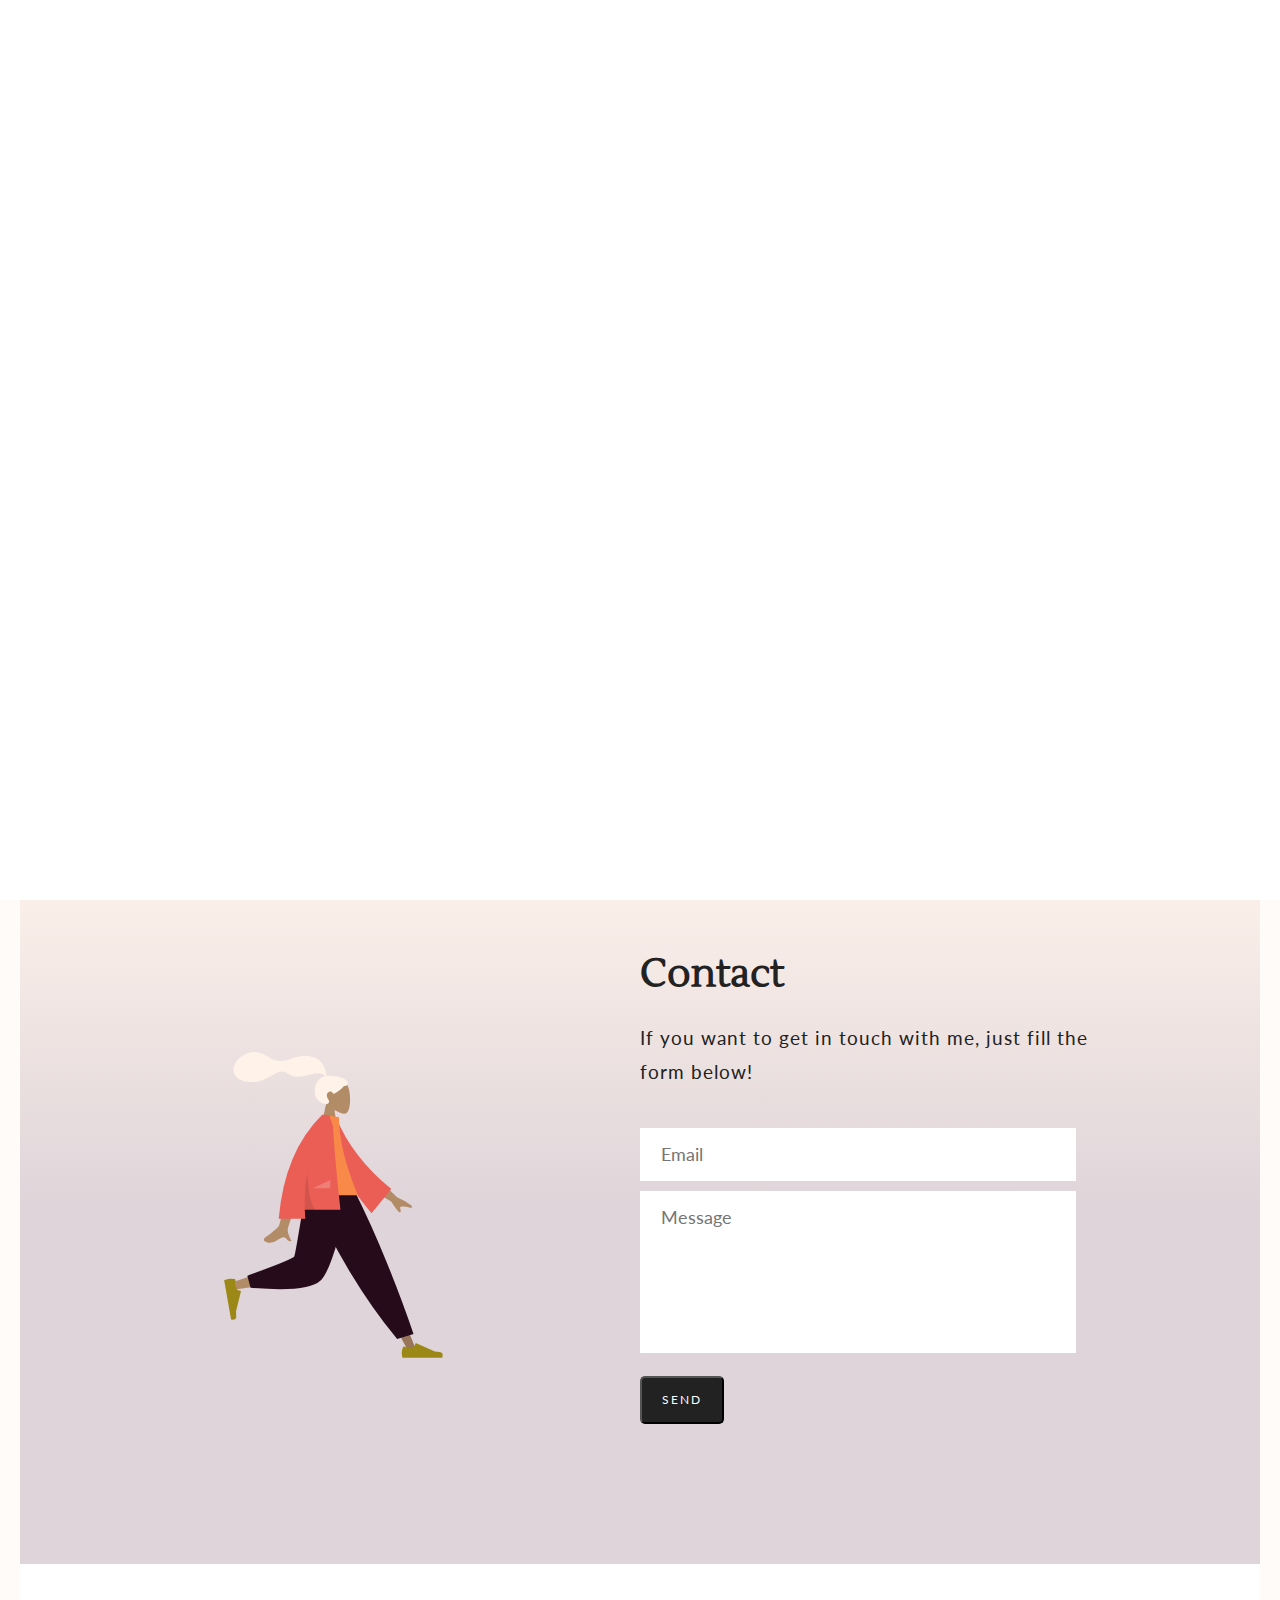
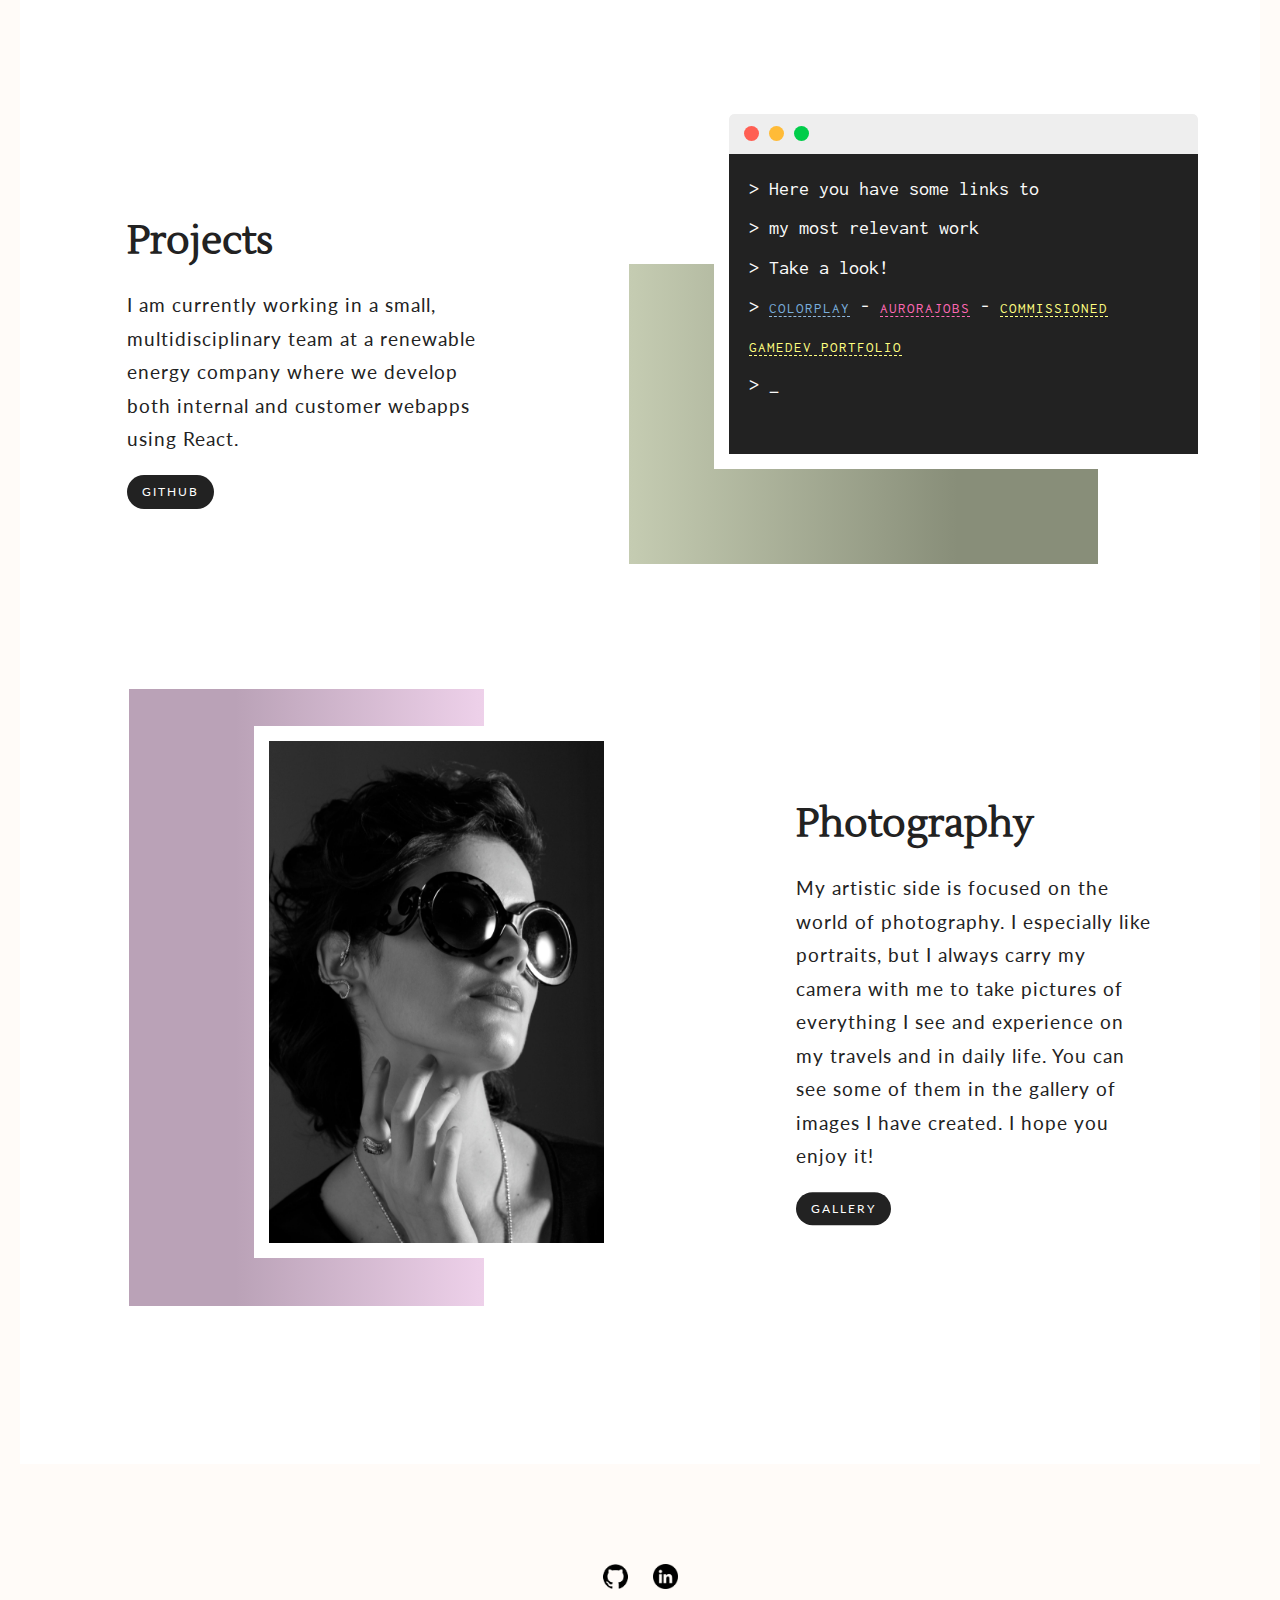
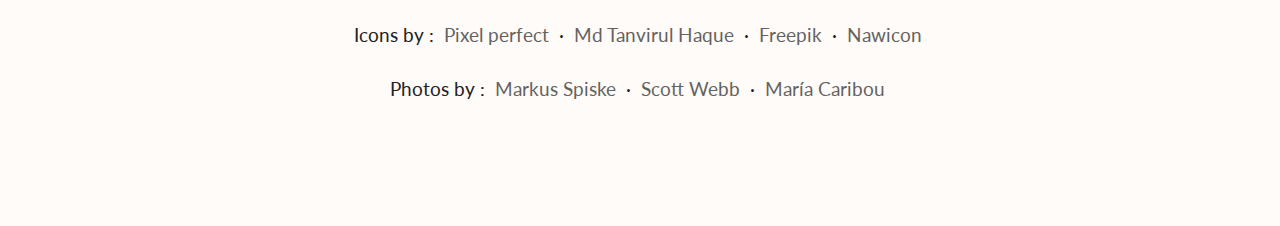
<file: index.html>
<!DOCTYPE html>
<html lang="en" class="no-scroll">
<head>
    <title>Maria Caribou</title>
    <meta name="title" content="Maria Caribou">

    <meta charset="UTF-8">
    <meta http-equiv="X-UA-Compatible" content="IE=edge">
    <meta name="viewport" content="width=device-width, initial-scale=1.0">
    <meta name=”google” content=”nositelinkssearchbox”>
    <meta name="description" content="Hi! My name is Maria, I'm a junior FullStack Developer from Madrid, Spain. Here you can take a look at my work.">
    <meta name="keywords" content="full-stack, web, developer, html, css, js">
    <meta name="theme-color" content="#222222">
    <meta name="google-site-verification" content="-miR4vhJWUdyB-l02MGevATlRbTgqHmQq9FRHxgbZ3Y" />

    <link rel="shortcut icon" type="image/x-icon" href="/favicon.ico">

    <!-- Open Graph / Facebook -->
    <meta property="og:type" content="website">
    <meta property="og:url" content="https://mariacaribou.github.io">
    <meta property="og:title" content="Maria Caribou">
    <meta property="og:description" content="Hi! My name is Maria, I'm a junior FullStack Developer from Madrid, Spain. Here you can take a look at my work.">
    <meta property="og:image" content="https://mariacaribou.github.io/img/images/portfolio-preview.png">

    <!-- Twitter -->
    <meta property="twitter:card" content="summary_large_image">
    <meta property="twitter:url" content="https://mariacaribou.github.io">
    <meta property="twitter:title" content="Maria Caribou">
    <meta property="twitter:description" content="Hi! My name is Maria, I'm a junior FullStack Developer from Madrid, Spain. Here you can take a look at my work.">
    <meta property="twitter:image" content="https://mariacaribou.github.io/img/images/portfolio-preview.png">

    <!-- FONTS -->
    <link rel="preconnect" href="https://fonts.googleapis.com">
    <link rel="preconnect" href="https://fonts.gstatic.com" crossorigin>
    <link href="https://fonts.googleapis.com/css2?family=Lato:wght@400;700;900&display=swap" rel="stylesheet">

    <link rel="preconnect" href="https://fonts.googleapis.com">
    <link rel="preconnect" href="https://fonts.gstatic.com" crossorigin>
    <link href="https://fonts.googleapis.com/css2?family=Lustria&display=swap" rel="stylesheet">
    
    <link rel="preconnect" href="https://fonts.googleapis.com">
    <link rel="preconnect" href="https://fonts.gstatic.com" crossorigin>
    <link href="https://fonts.googleapis.com/css2?family=Inconsolata&display=swap" rel="stylesheet">

    <!-- CSS -->
    <link rel="stylesheet" href="css/normalize.css">
    <link rel="stylesheet" href="css/style.min.css">

    <!-- JS -->
    <script src="js/loader.js"></script>
    <script src="js/contact-form.js"></script>
    <script src="js/menu.js"></script>
    <script>const loader = new Loader();</script>
</head>
<body class="no-scroll">
    <!-- Loader -->
    <div class="loader">
        <span class="inner-loader"></span>
    </div>

    <!-- Menu -->
    <header>
        <a href="./" id="personal-logo">maria caribou</a>

        <div id="hamburger">
            <span id="hamburger-top-bun"></span>
            <span id="hamburger-bottom-bun"></span>
        </div>

        <nav>
            <a class="nav-links" href="#welcome-section">About</a>
            <a class="nav-links" href="#contact-section">Contact</a>
            <a class="nav-links" href="#dev-projects">Projects</a> 
            <a class="nav-links" href="#photography-projects">Photography</a> 

            <div id="logo-container">
                <a class="social-links" href="https://github.com/MariaCaribou" target="_blank"><img src="img/logos/github.png" alt="github"></a>
                <a class="social-links" href="https://www.linkedin.com/in/mariagonzalezsanz/" target="_blank"><img src="img/logos/linkedin.png" alt="linkedin"></a>
            </div>
        </nav>
    </header>

    <!-- Welcome -->
    <section id="welcome-section">
        <div id="interactive-background">
            <div id="welcome-text">
                <h3>Hi, I'm María!</h3>
                <p>A Full Stack Developer in search of new challenges. Creativity, problem solving, and teamwork are three of my strengths. Check out below to see some of my projects!</p>
            </div>
            <div id="welcome-background-1"></div>
            <div id="welcome-background-2"></div>
        </div>
    </section>

    <!-- Contact -->
    <section id="contact-section">
        <div id="contact-left-side">
            <img id="contact-img" src="./img/images/contact.svg" alt="Mailbox">
        </div>
        <div id="contact-right-side">
            <div id="contact-information">
                <h1>Contact</h1>
                <p>If you want to get in touch with me, just fill the form below!</p>
            </div>
        
            <form id="contact-form" action="https://formspree.io/f/xbjweolj" method="POST">
                <input id="form-email" type="email" class="form-input" name="email" placeholder="Email" required><br>
                <textarea id="form-message" name="message" placeholder="Message" required></textarea>
                <button id="contact-button" type="submit">send</button>
                <p id="form-status"></p>
            </form>
        </div>
    </section>

    <!-- Projects -->
    <section id="projects-section">
        <div id="dev-projects">
            <div id="dev-projects-left-side">
                <div id="dev-projects-text">
                    <h1>Projects</h1>
                    <p>I am currently working in a small, multidisciplinary team at a renewable energy company where we develop both internal and customer webapps using React.</p>
                    <a class="link-button" id="dev-projects-text-button" href="https://github.com/MariaCaribou" target="_blank">Github</a>
                </div>
            </div>

            <div id="dev-projects-right-side">
                <div id="dev-projects-window">
                    <div class="window-header">
                        <div class="window-button window-button-close"></div>
                        <div class="window-button window-button-minimize"></div>
                        <div class="window-button window-button-maximize"></div>
                    </div>
    
                    <div class="window-body">
                        <span>&#62; Here you have some links to</span>
                        <span>&#62; my most relevant work</span>
                        <span>&#62; Take a look!</span>
                        <span>&#62; <a id="intro-repository3-link" href="https://mariacaribou.github.io/colorplay/" target="_blank">colorplay</a> - <a id="intro-repository1-link" href="https://app.aurorajobs.io/" target="_blank">aurorajobs</a> - <a id="intro-repository2-link" href="https://mariacaribou.github.io/bizcocho-man-portfolio/" target="_blank">Commissioned Gamedev Portfolio</a></span>
                        <span>&#62; <span id="next-command-indicator">_</span></span>
                    </div>
                </div>

                <div id="dev-projects-background"></div>
            </div>
        </div>

        <div id="photography-projects">
            <div id="photography-left-side">
                <div id="photography-background"></div>
                <img id="gallery-img" src="./img/images/audrey.jpg" alt="portrait">
            </div>

            <div id="photography-right-side">
                <div id="photography-text">
                    <h1>Photography</h1>
                    <p>My artistic side is focused on the world of photography. I especially like portraits, but I always carry my camera with me to take pictures of everything I see and experience on my travels and in daily life. You can see some of them in the gallery of images I have created. I hope you enjoy it!</p>
                    <a class="link-button" id="photography-text-button" href="./gallery.html">Gallery</a>
                </div>
            </div>
        </div>
    </section> 

    <footer>
        <a class="footer-icons" href="https://github.com/MariaCaribou" target="_blank"><img src="img/logos/github.png" alt="github"></a>
        <a class="footer-icons" href="https://www.linkedin.com/in/mariagonzalezsanz/" target="_blank"><img src="img/logos/linkedin.png" alt="linkedin"></a><br>

        <span>Icons by : <a href="https://www.flaticon.com/authors/pixel-perfect" target="_blank">Pixel perfect</a> · <a href="https://www.flaticon.com/authors/md-tanvirul-haque" target="_blank">Md Tanvirul Haque</a> · <a href="https://www.flaticon.com/authors/freepik" target="_blank">Freepik</a> · <a href="https://www.flaticon.com/authors/nawicon" target="_blank">Nawicon</a></span>
        <span>Photos by :  <a href="https://unsplash.com/@markusspiske?utm_source=unsplash&utm_medium=referral&utm_content=creditCopyText" target="_blank">Markus Spiske</a> · <a href="https://www.pexels.com/es-es/@scottwebb/" target="_blank">Scott Webb</a> · <a href="./gallery.html" target="_blank">María Caribou</a>
        </span>
    </footer>
</body>
</html>
</file>
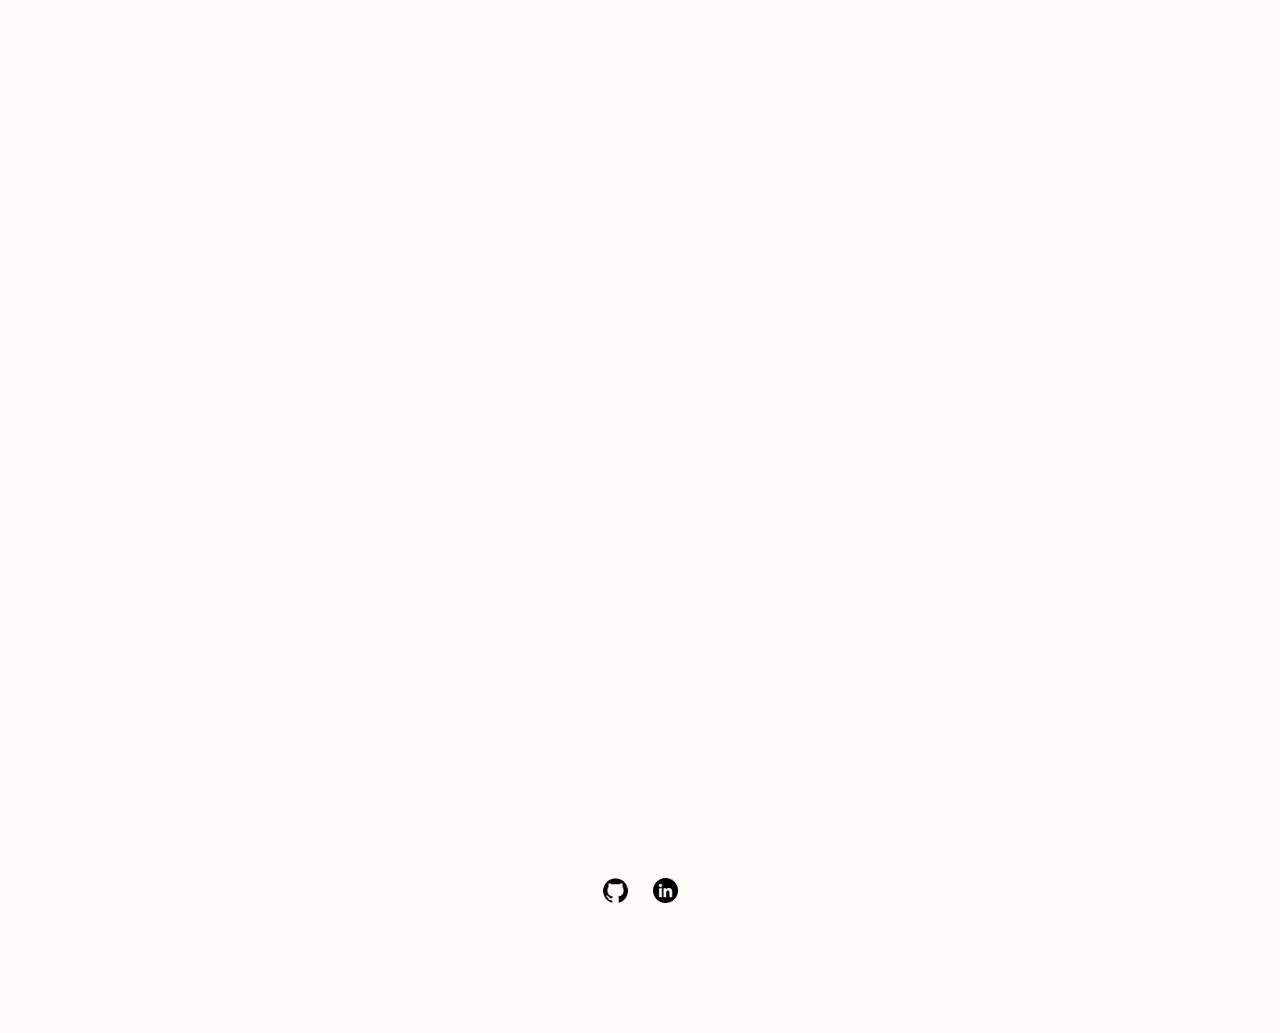
<file: composition-gallery.html>
<!DOCTYPE html>
<html lang="en" class="no-scroll">
<head>
    <title>Maria Caribou</title>
    <meta name="title" content="Maria Caribou">

    <meta charset="UTF-8">
    <meta http-equiv="X-UA-Compatible" content="IE=edge">
    <meta name="viewport" content="width=device-width, initial-scale=1.0">
    <meta name=”google” content=”nositelinkssearchbox”>
    <meta name="description" content="Composition photography gallery">
    <meta name="theme-color" content="#222222">
    <meta name="google-site-verification" content="-miR4vhJWUdyB-l02MGevATlRbTgqHmQq9FRHxgbZ3Y" />

    <link rel="shortcut icon" type="image/x-icon" href="/favicon.ico">

    <!-- Open Graph / Facebook -->
    <meta property="og:type" content="website">
    <meta property="og:url" content="https://mariacaribou.github.io">
    <meta property="og:title" content="Maria Caribou">
    <meta property="og:description" content="Composition photography gallery">
    <meta property="og:image" content="https://mariacaribou.github.io/img/images/portfolio-preview.png">

    <!-- Twitter -->
    <meta property="twitter:card" content="summary_large_image">
    <meta property="twitter:url" content="https://mariacaribou.github.io">
    <meta property="twitter:title" content="Maria Caribou">
    <meta property="twitter:description" content="Composition photography gallery">
    <meta property="twitter:image" content="https://mariacaribou.github.io/img/images/portfolio-preview.png">

    <!-- FONTS -->
    <link rel="preconnect" href="https://fonts.googleapis.com">
    <link rel="preconnect" href="https://fonts.gstatic.com" crossorigin>
    <link href="https://fonts.googleapis.com/css2?family=Lato:wght@400;700;900&display=swap" rel="stylesheet">

    <link rel="preconnect" href="https://fonts.googleapis.com">
    <link rel="preconnect" href="https://fonts.gstatic.com" crossorigin>
    <link href="https://fonts.googleapis.com/css2?family=Lustria&display=swap" rel="stylesheet">
    
    <link rel="preconnect" href="https://fonts.googleapis.com">
    <link rel="preconnect" href="https://fonts.gstatic.com" crossorigin>
    <link href="https://fonts.googleapis.com/css2?family=Inconsolata&display=swap" rel="stylesheet">

    <!-- CSS -->
    <link rel="stylesheet" href="css/normalize.css">
    <link rel="stylesheet" href="css/style.min.css">

    <!-- JS -->
    <script src="js/loader.js"></script>
    <script src="js/menu.js"></script>
    <script src="js/gallery-loader.js"></script>
    <script src="js/gallery-viewer.js"></script>
    <script src="js/gallery-scroller.js"></script>
    <script>const galleryLoader = new GalleryLoader('composition');</script>
    <script>const loader = new Loader('gallery-loaded');</script>
</head>

<body class="no-scroll">
    <!-- Loader -->
    <div class="loader">
        <span class="inner-loader"></span>
    </div>

    <!-- Menu -->
    <header>
        <a href="./" id="personal-logo">maria caribou</a>
    
        <div id="hamburger">
            <span id="hamburger-top-bun"></span>
            <span id="hamburger-bottom-bun"></span>
        </div>
    
        <nav>
            <a class="nav-links" href="./gallery.html">Gallery</a>
            <a class="nav-links" href="./index.html">Home</a> 
    
            <div id="logo-container">
                <a class="social-links" href="https://github.com/MariaCaribou" target="_blank"><img src="img/logos/github.png" alt="github"></a>
                <a class="social-links" href="https://www.linkedin.com/in/mariagonzalezsanz/" target="_blank"><img src="img/logos/linkedin.png" alt="linkedin"></a>
            </div>
        </nav>
    </header>

    <!-- Gallery viewer -->
    <div id="gallery-viewer" class="hidden negative-index">
        <div id="close-button">&times;</div>
        <div class="arrow-container left" id="left-arrow-container">
            <div id ="arrow-left" class="arrow left"></div>
        </div >
        <div id="gallery-viewer-image-container"></div>
        <div class="arrow-container right" id="right-arrow-container">
            <div id="arrow-right" class="arrow right"></div>
        </div>
    </div>

    <!-- Gallery -->
    <section id="gallery">
        <div class="column" id="column-1"></div>
        <div class="column" id="column-2"></div>
        <div class="column" id="column-3"></div>
    </section>

    <footer>
        <a class="footer-icons" href="https://github.com/MariaCaribou" target="_blank"><img src="img/logos/github.png" alt="github"></a>
        <a class="footer-icons" href="https://www.linkedin.com/in/mariagonzalezsanz/" target="_blank"><img src="img/logos/linkedin.png" alt="linkedin"></a><br>
    </footer>
</body>
</html>
</file>
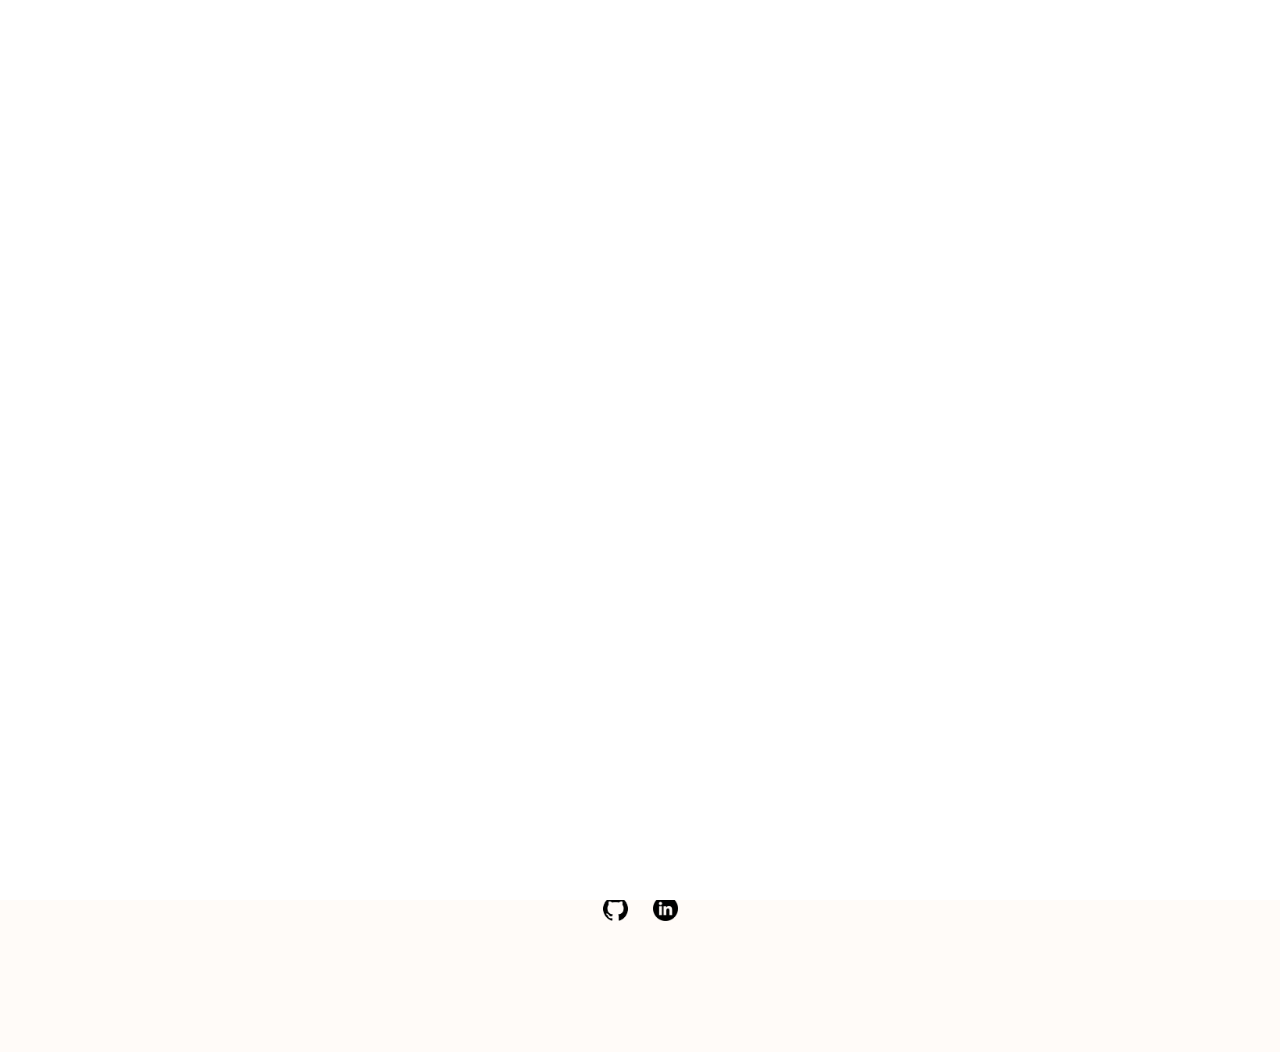
<file: gallery.html>
<!DOCTYPE html>
<html lang="en" class="no-scroll">
<head>
    <title>Maria Caribou</title>
    <meta name="title" content="Maria Caribou">

    <meta charset="UTF-8">
    <meta http-equiv="X-UA-Compatible" content="IE=edge">
    <meta name="viewport" content="width=device-width, initial-scale=1.0">
    <meta name=”google” content=”nositelinkssearchbox”>
    <meta name="description" content="Here you can access my different photography galleries">
    <meta name="theme-color" content="#222222">
    <meta name="google-site-verification" content="-miR4vhJWUdyB-l02MGevATlRbTgqHmQq9FRHxgbZ3Y" />

    <link rel="shortcut icon" type="image/x-icon" href="/favicon.ico">

    <!-- Open Graph / Facebook -->
    <meta property="og:type" content="website">
    <meta property="og:url" content="https://mariacaribou.github.io">
    <meta property="og:title" content="Maria Caribou">
    <meta property="og:description" content="Here you can access my different photography galleries">
    <meta property="og:image" content="https://mariacaribou.github.io/img/images/portfolio-preview.png">

    <!-- Twitter -->
    <meta property="twitter:card" content="summary_large_image">
    <meta property="twitter:url" content="https://mariacaribou.github.io">
    <meta property="twitter:title" content="Maria Caribou">
    <meta property="twitter:description" content="Here you can access my different photography galleries">
    <meta property="twitter:image" content="https://mariacaribou.github.io/img/images/portfolio-preview.png">

    <!-- FONTS -->
    <link rel="preconnect" href="https://fonts.googleapis.com">
    <link rel="preconnect" href="https://fonts.gstatic.com" crossorigin>
    <link href="https://fonts.googleapis.com/css2?family=Lato:wght@400;700;900&display=swap" rel="stylesheet">

    <link rel="preconnect" href="https://fonts.googleapis.com">
    <link rel="preconnect" href="https://fonts.gstatic.com" crossorigin>
    <link href="https://fonts.googleapis.com/css2?family=Lustria&display=swap" rel="stylesheet">
    
    <link rel="preconnect" href="https://fonts.googleapis.com">
    <link rel="preconnect" href="https://fonts.gstatic.com" crossorigin>
    <link href="https://fonts.googleapis.com/css2?family=Inconsolata&display=swap" rel="stylesheet">

    <!-- CSS -->
    <link rel="stylesheet" href="css/normalize.css">
    <link rel="stylesheet" href="css/style.min.css">

    <!-- JS -->
    <script src="js/loader.js"></script>
    <script src="js/menu.js"></script>
    <script>const loader = new Loader();</script>
</head>

<body class="no-scroll">
    <!-- Loader -->
        <div class="loader">
        <span class="inner-loader"></span>
    </div>

    <!-- Menu -->
    <header>
        <a href="./" id="personal-logo">maria caribou</a>

        <div id="hamburger">
            <span id="hamburger-top-bun"></span>
            <span id="hamburger-bottom-bun"></span>
        </div>

        <nav>
            <a class="nav-links" href="./index.html">Home</a> 

            <div id="logo-container">
                <a class="social-links" href="https://github.com/MariaCaribou" target="_blank"><img src="img/logos/github.png" alt="github"></a>
                <a class="social-links" href="https://www.linkedin.com/in/mariagonzalezsanz/" target="_blank"><img src="img/logos/linkedin.png" alt="linkedin"></a>
            </div>
        </nav>
    </header>

    <section id="content-menu">
        <a href="./landscape-gallery.html" class="container">
            <img src="img/gallery-landscapes/small/landscape2.jpg" alt="Landscapes">
            <span class="gallery-title">Landscapes</span>
        </a>
        <a href="./portrait-gallery.html" class="container">
            <img src="img/gallery-portraits/small/portrait11.jpg" alt="Portrait">
            <span class="gallery-title">Portraits</span>
        </a>
        <a href="./composition-gallery.html" class="container">
            <img src="img/gallery-composition/small/composition16.jpg" alt="Composition">
            <span class="gallery-title">Composition</span>
        </a>
    </section>

    <footer>
        <a class="footer-icons" href="https://github.com/MariaCaribou" target="_blank"><img src="img/logos/github.png" alt="github"></a>
        <a class="footer-icons" href="https://www.linkedin.com/in/mariagonzalezsanz/" target="_blank"><img src="img/logos/linkedin.png" alt="linkedin"></a><br>
    </footer>
</body>
</html>
</file>
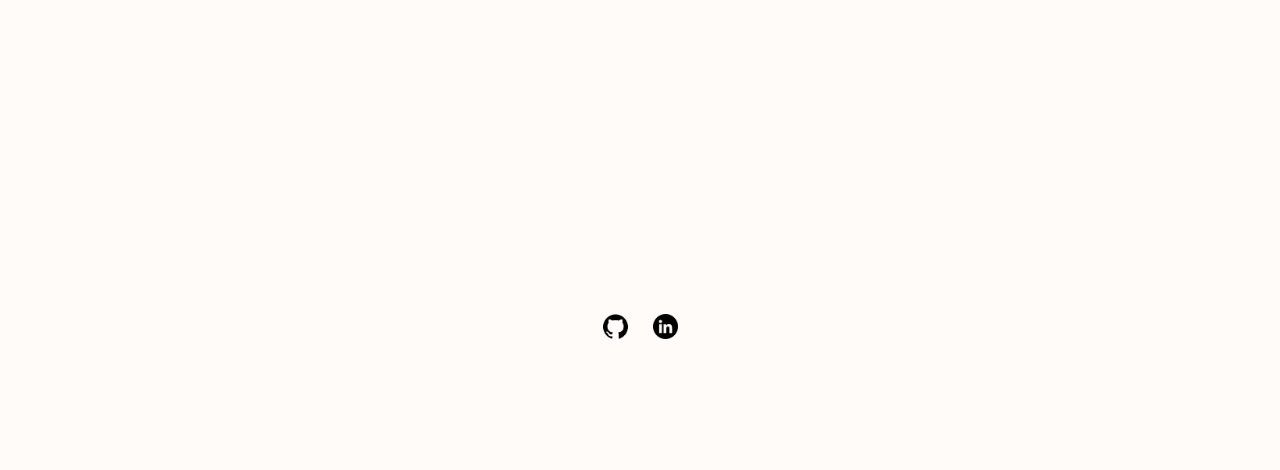
<file: landscape-gallery.html>
<!DOCTYPE html>
<html lang="en" class="no-scroll">
<head>
    <title>Maria Caribou</title>
    <meta name="title" content="Maria Caribou">

    <meta charset="UTF-8">
    <meta http-equiv="X-UA-Compatible" content="IE=edge">
    <meta name="viewport" content="width=device-width, initial-scale=1.0">
    <meta name=”google” content=”nositelinkssearchbox”>
    <meta name="description" content="Landscape photography gallery">
    <meta name="theme-color" content="#222222">
    <meta name="google-site-verification" content="-miR4vhJWUdyB-l02MGevATlRbTgqHmQq9FRHxgbZ3Y" />

    <link rel="shortcut icon" type="image/x-icon" href="/favicon.ico">

    <!-- Open Graph / Facebook -->
    <meta property="og:type" content="website">
    <meta property="og:url" content="https://mariacaribou.github.io">
    <meta property="og:title" content="Maria Caribou">
    <meta property="og:description" content="Landscape photography gallery">
    <meta property="og:image" content="https://mariacaribou.github.io/img/images/portfolio-preview.png">

    <!-- Twitter -->
    <meta property="twitter:card" content="summary_large_image">
    <meta property="twitter:url" content="https://mariacaribou.github.io">
    <meta property="twitter:title" content="Maria Caribou">
    <meta property="twitter:description" content="Landscape photography gallery">
    <meta property="twitter:image" content="https://mariacaribou.github.io/img/images/portfolio-preview.png">

    <!-- FONTS -->
    <link rel="preconnect" href="https://fonts.googleapis.com">
    <link rel="preconnect" href="https://fonts.gstatic.com" crossorigin>
    <link href="https://fonts.googleapis.com/css2?family=Lato:wght@400;700;900&display=swap" rel="stylesheet">

    <link rel="preconnect" href="https://fonts.googleapis.com">
    <link rel="preconnect" href="https://fonts.gstatic.com" crossorigin>
    <link href="https://fonts.googleapis.com/css2?family=Lustria&display=swap" rel="stylesheet">
    
    <link rel="preconnect" href="https://fonts.googleapis.com">
    <link rel="preconnect" href="https://fonts.gstatic.com" crossorigin>
    <link href="https://fonts.googleapis.com/css2?family=Inconsolata&display=swap" rel="stylesheet">

    <!-- CSS -->
    <link rel="stylesheet" href="css/normalize.css">
    <link rel="stylesheet" href="css/style.min.css">

    <!-- JS -->
    <script src="js/loader.js"></script>
    <script src="js/menu.js"></script>
    <script src="js/gallery-loader.js"></script>
    <script src="js/gallery-viewer.js"></script>
    <script src="js/gallery-scroller.js"></script>
    <script>const galleryLoader = new GalleryLoader('landscapes');</script>
    <script>const loader = new Loader('gallery-loaded');</script>
</head>

<body class="no-scroll">
    <!-- Loader -->
    <div class="loader">
        <span class="inner-loader"></span>
    </div>

    <!-- Menu -->
    <header>
        <a href="./" id="personal-logo">maria caribou</a>
    
        <div id="hamburger">
            <span id="hamburger-top-bun"></span>
            <span id="hamburger-bottom-bun"></span>
        </div>
    
        <nav>
            <a class="nav-links" href="./gallery.html">Gallery</a>
            <a class="nav-links" href="./index.html">Home</a> 
    
            <div id="logo-container">
                <a class="social-links" href="https://github.com/MariaCaribou" target="_blank"><img src="img/logos/github.png" alt="github"></a>
                <a class="social-links" href="https://www.linkedin.com/in/mariagonzalezsanz/" target="_blank"><img src="img/logos/linkedin.png" alt="linkedin"></a>
            </div>
        </nav>
    </header>

    <!-- Gallery viewer -->
    <div id="gallery-viewer" class="hidden negative-index">
        <div id="close-button">&times;</div>
        <div class="arrow-container left" id="left-arrow-container">
            <div id ="arrow-left" class="arrow left"></div>
        </div >
        <div id="gallery-viewer-image-container"></div>
        <div class="arrow-container right" id="right-arrow-container">
            <div id="arrow-right" class="arrow right"></div>
        </div>
    </div>

    <!-- Gallery -->
    <section id="gallery">
        <div class="column" id="column-1"></div>
        <div class="column" id="column-2"></div>
        <div class="column" id="column-3"></div>
    </section>

    <footer>
        <a class="footer-icons" href="https://github.com/MariaCaribou" target="_blank"><img src="img/logos/github.png" alt="github"></a>
        <a class="footer-icons" href="https://www.linkedin.com/in/mariagonzalezsanz/" target="_blank"><img src="img/logos/linkedin.png" alt="linkedin"></a><br>
    </footer>
</body>
</html>
</file>
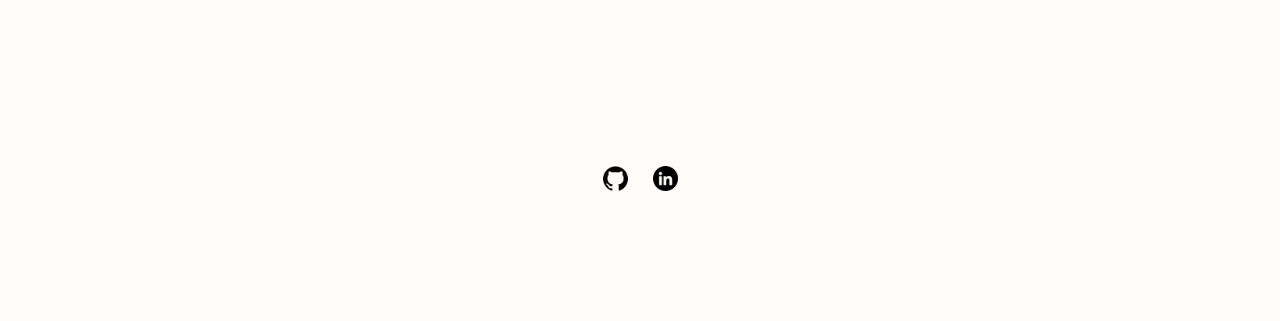
<file: portrait-gallery.html>
<!DOCTYPE html>
<html lang="en" class="no-scroll">
<head>
    <title>Maria Caribou</title>
    <meta name="title" content="Maria Caribou">

    <meta charset="UTF-8">
    <meta http-equiv="X-UA-Compatible" content="IE=edge">
    <meta name="viewport" content="width=device-width, initial-scale=1.0">
    <meta name=”google” content=”nositelinkssearchbox”>
    <meta name="description" content="Portrait photography gallery">
    <meta name="theme-color" content="#222222">
    <meta name="google-site-verification" content="-miR4vhJWUdyB-l02MGevATlRbTgqHmQq9FRHxgbZ3Y" />

    <link rel="shortcut icon" type="image/x-icon" href="/favicon.ico">

    <!-- Open Graph / Facebook -->
    <meta property="og:type" content="website">
    <meta property="og:url" content="https://mariacaribou.github.io">
    <meta property="og:title" content="Maria Caribou">
    <meta property="og:description" content="Portrait photography gallery">
    <meta property="og:image" content="https://mariacaribou.github.io/img/images/portfolio-preview.png">

    <!-- Twitter -->
    <meta property="twitter:card" content="summary_large_image">
    <meta property="twitter:url" content="https://mariacaribou.github.io">
    <meta property="twitter:title" content="Maria Caribou">
    <meta property="twitter:description" content="Portrait photography gallery">
    <meta property="twitter:image" content="https://mariacaribou.github.io/img/images/portfolio-preview.png">

    <!-- FONTS -->
    <link rel="preconnect" href="https://fonts.googleapis.com">
    <link rel="preconnect" href="https://fonts.gstatic.com" crossorigin>
    <link href="https://fonts.googleapis.com/css2?family=Lato:wght@400;700;900&display=swap" rel="stylesheet">

    <link rel="preconnect" href="https://fonts.googleapis.com">
    <link rel="preconnect" href="https://fonts.gstatic.com" crossorigin>
    <link href="https://fonts.googleapis.com/css2?family=Lustria&display=swap" rel="stylesheet">
    
    <link rel="preconnect" href="https://fonts.googleapis.com">
    <link rel="preconnect" href="https://fonts.gstatic.com" crossorigin>
    <link href="https://fonts.googleapis.com/css2?family=Inconsolata&display=swap" rel="stylesheet">

    <!-- CSS -->
    <link rel="stylesheet" href="css/normalize.css">
    <link rel="stylesheet" href="css/style.min.css">

    <!-- JS -->
    <script src="js/loader.js"></script>
    <script src="js/menu.js"></script>
    <script src="js/gallery-loader.js"></script>
    <script src="js/gallery-viewer.js"></script>
    <script src="js/gallery-scroller.js"></script>
    <script>const galleryLoader = new GalleryLoader('portraits');</script>
    <script>const loader = new Loader('gallery-loaded');</script>
</head>

<body class="no-scroll">
    <!-- Loader -->
    <div class="loader">
        <span class="inner-loader"></span>
    </div>

    <!-- Menu -->
    <header>
        <a href="./" id="personal-logo">maria caribou</a>
    
        <div id="hamburger">
            <span id="hamburger-top-bun"></span>
            <span id="hamburger-bottom-bun"></span>
        </div>
    
        <nav>
            <a class="nav-links" href="./gallery.html">Gallery</a>
            <a class="nav-links" href="./index.html">Home</a>  
    
            <div id="logo-container">
                <a class="social-links" href="https://github.com/MariaCaribou" target="_blank"><img src="img/logos/github.png" alt="github"></a>
                <a class="social-links" href="https://www.linkedin.com/in/mariagonzalezsanz/" target="_blank"><img src="img/logos/linkedin.png" alt="linkedin"></a>
            </div>
        </nav>
    </header>

    <!-- Gallery viewer -->
    <div id="gallery-viewer" class="hidden negative-index">
        <div id="close-button">&times;</div>
        <div class="arrow-container left" id="left-arrow-container">
            <div id ="arrow-left" class="arrow left"></div>
        </div >
        <div id="gallery-viewer-image-container"></div>
        <div class="arrow-container right" id="right-arrow-container">
            <div id="arrow-right" class="arrow right"></div>
        </div>
    </div>

    <!-- Gallery -->
    <section id="gallery">
        <div class="column" id="column-1"></div>
        <div class="column" id="column-2"></div>
        <div class="column" id="column-3"></div>
    </section>

    <footer>
        <a class="footer-icons" href="https://github.com/MariaCaribou" target="_blank"><img src="img/logos/github.png" alt="github"></a>
        <a class="footer-icons" href="https://www.linkedin.com/in/mariagonzalezsanz/" target="_blank"><img src="img/logos/linkedin.png" alt="linkedin"></a><br>
    </footer>
</body>
</html>
</file>
<file: css/style.min.css>
html{scroll-behavior:smooth;overflow-x:hidden !important}html{font-size:16px}@media screen and (min-width: 320px){html{font-size:calc(16px + 6 * (100vw - 320px) / 1600)}}@media screen and (min-width: 1920px){html{font-size:22px}}body{background-color:#fff;padding:20px;box-sizing:border-box}section{display:block;width:100%}h1,h2,h3,p,span,a,form{color:#222}h1,h2,h3,a,button{font-family:"Lato",sans-serif}p,span,form{font-family:"Lustria",serif}.link-button{background-color:#222;color:#fff;text-transform:uppercase;letter-spacing:2px;text-decoration:none;padding:10px 15px;font-size:small;box-sizing:border-box;display:inline-block;border-radius:25px}.hidden{opacity:0 !important;-webkit-user-select:none !important;-moz-user-select:none !important;-ms-user-select:none !important;user-select:none !important}.negative-index{z-index:-1;visibility:hidden}.no-scroll{overflow:hidden !important}.no-transition{transition:none !important}@keyframes rotation{0%{transform:rotate(0deg)}100%{transform:rotate(360deg)}}.loader{display:flex;position:fixed;width:100%;height:100%;background-color:#fff;z-index:99;box-sizing:border-box;top:0;left:0;transition:.5s all ease-in-out}.loader .inner-loader{width:48px;height:48px;display:block;z-index:99;margin:0 auto;transition:.5s all ease-in-out;position:relative;top:50%;-webkit-transform:translateY(-50%);transform:translateY(-50%)}.loader .inner-loader::after,.loader .inner-loader::before{content:"";box-sizing:border-box;width:48px;height:48px;border:2px solid #222;position:absolute;left:0;top:0;animation:rotation 2s ease-in-out infinite alternate}.loader .inner-loader::after{border-color:#222;animation-direction:alternate-reverse}header{display:flex;background-color:#fffbf8;box-sizing:border-box;width:100%;padding:50px 60px;justify-content:space-between;align-items:center;z-index:99}header #personal-logo{text-decoration:none;font-weight:bolder;vertical-align:middle}header #personal-logo{font-size:25px}@media screen and (min-width: 320px){header #personal-logo{font-size:calc(25px + 25 * (100vw - 320px) / 2240)}}@media screen and (min-width: 2560px){header #personal-logo{font-size:50px}}header nav .nav-links{margin:0 10px;text-decoration:none;text-transform:uppercase;font-weight:bolder;letter-spacing:2px}header nav .nav-links{font-size:14px}@media screen and (min-width: 320px){header nav .nav-links{font-size:calc(14px + 2 * (100vw - 320px) / 1600)}}@media screen and (min-width: 1920px){header nav .nav-links{font-size:16px}}header nav #logo-container{display:inline-block;width:auto;vertical-align:middle}header nav #logo-container a{vertical-align:middle;margin:0 3px}header nav #logo-container a img{width:18px}@media(max-width: 1023px){body{padding:0 !important}.loader{z-index:100}header{padding:20px;background-color:#222;position:fixed !important;top:0 !important;z-index:95 !important}header::after{content:"";position:absolute;top:0;right:0;left:0;bottom:0;background-color:#222;z-index:94 !important}header #personal-logo{color:#fff;max-width:60%;z-index:95 !important}header nav{z-index:93 !important;position:absolute;background-color:#222;top:0;left:0;right:0;box-sizing:border-box;padding:20px;text-align:right;transform:translateY(-100%);transition:all .33s ease-in-out}header nav.open{transform:translateY(0%) !important;top:70px !important}header nav .nav-links{letter-spacing:1px;color:#fff;margin:0;padding:14px 16px;text-decoration:none;display:block}header nav #logo-container{display:block;margin:8px 5px}header nav #logo-container a{display:inline-block;vertical-align:middle;align-self:center;text-align:center}header nav #logo-container a img{width:14px;-webkit-filter:invert(100%);filter:invert(100%);margin:0 10px}header #hamburger{cursor:pointer;position:relative;display:inline-block;vertical-align:middle;width:48px;height:48px;transition:all .25s;z-index:95 !important}header #hamburger #hamburger-top-bun,header #hamburger #hamburger-bottom-bun{content:"";display:block;position:absolute;left:15px;width:18px;height:1px;background:#fff;transform:rotate(0);transition:all .25s}header #hamburger #hamburger-top-bun{top:23px;transform:translateY(-3px)}header #hamburger #hamburger-bottom-bun{bottom:23px;transform:translateY(3px)}header #hamburger.open{transform:rotate(90deg)}header #hamburger.open #hamburger-top-bun{transform:rotate(45deg) translateY(0px)}header #hamburger.open #hamburger-bottom-bun{transform:rotate(-45deg) translateY(0px)}}#welcome-section{background:#fffbf8;background:linear-gradient(180deg, rgb(255, 251, 248) 0%, rgb(255, 243, 235) 100%);box-sizing:border-box}#welcome-section #interactive-background{display:block;position:relative;width:100%;box-sizing:border-box;overflow:hidden}#welcome-section #interactive-background #welcome-text{display:inline-block;position:relative;margin:140px 0 300px 0;width:60%;max-width:500px;left:15%;top:15%;background-color:#fff;padding:40px;border-radius:2px;z-index:1;box-sizing:border-box}#welcome-section #interactive-background #welcome-text h3{font-family:"Lustria",serif;margin-top:0;margin-bottom:10px;font-weight:900;letter-spacing:1px}#welcome-section #interactive-background #welcome-text h3{font-size:20px}@media screen and (min-width: 320px){#welcome-section #interactive-background #welcome-text h3{font-size:calc(20px + 8 * (100vw - 320px) / 2240)}}@media screen and (min-width: 2560px){#welcome-section #interactive-background #welcome-text h3{font-size:28px}}#welcome-section #interactive-background #welcome-text p{line-height:1.8;text-align:left;font-family:"Lato",sans-serif;font-weight:400;margin:0;letter-spacing:1px}#welcome-section #interactive-background #welcome-text p{font-size:16px}@media screen and (min-width: 320px){#welcome-section #interactive-background #welcome-text p{font-size:calc(16px + 6 * (100vw - 320px) / 2240)}}@media screen and (min-width: 2560px){#welcome-section #interactive-background #welcome-text p{font-size:22px}}#welcome-section #interactive-background #welcome-background-1{display:inline-block;position:absolute;width:60%;max-width:950px;top:30px;right:60px;bottom:150px;background-color:#fff;background-image:url("../img/images/laptop-aesthetic.jpg");background-size:cover}#welcome-section #interactive-background #welcome-background-2{display:inline-block;position:absolute;top:200px;left:0;width:25%;max-width:400px;bottom:60px;background-color:#fff;background-image:url("../img/images/plant.jpg");background-size:cover}@media(max-width: 1023px){#interactive-background{min-height:650px}#interactive-background #welcome-text{display:block !important;position:relative !important;margin:190px auto 150px auto !important;width:80% !important;top:0 !important;left:0 !important}#interactive-background #welcome-background-1{display:none !important}#interactive-background #welcome-background-2{display:block !important;position:absolute !important;margin:0 auto !important;top:0 !important;left:0 !important;width:100% !important;max-width:none !important;background-position:50% 20%}}#contact-section{display:flex;position:relative;width:100%;background:#fff3eb;background:linear-gradient(180deg, rgb(255, 243, 235) 0%, rgb(223, 212, 217) 50%);padding:100px 0}#contact-section #contact-left-side{width:50%;height:100%;box-sizing:border-box;display:flex;align-self:center}#contact-section #contact-left-side #contact-img{width:40%;margin:0 auto}#contact-section #contact-right-side{width:50%;height:100%;display:block;position:relative}#contact-section #contact-right-side #contact-information{width:80%;height:50%}#contact-section #contact-right-side #contact-information h1{margin-top:0;font-family:"Lustria",serif}#contact-section #contact-right-side #contact-information h1{font-size:32px}@media screen and (min-width: 320px){#contact-section #contact-right-side #contact-information h1{font-size:calc(32px + 16 * (100vw - 320px) / 2240)}}@media screen and (min-width: 2560px){#contact-section #contact-right-side #contact-information h1{font-size:48px}}#contact-section #contact-right-side #contact-information p{font-family:"Lato",sans-serif;letter-spacing:1px;line-height:1.8}#contact-section #contact-right-side #contact-information p{font-size:16px}@media screen and (min-width: 320px){#contact-section #contact-right-side #contact-information p{font-size:calc(16px + 6 * (100vw - 320px) / 2240)}}@media screen and (min-width: 2560px){#contact-section #contact-right-side #contact-information p{font-size:22px}}#contact-section #contact-right-side form{display:inline-block;box-sizing:border-box;width:80%;height:50%;text-align:left;vertical-align:middle;z-index:1;font-family:"Lato",sans-serif;font-size:18px;margin-top:20px}#contact-section #contact-right-side form .form-input{margin-bottom:10px;width:88%;padding:15px 20px;box-sizing:border-box;border:none;text-align:left;font-size:18px;border:1px solid rgba(0,0,0,0);transition:border-color .15s ease-in-out}#contact-section #contact-right-side form .form-input:hover{border-color:#222}#contact-section #contact-right-side form textarea{resize:none;width:88%;height:18vh;padding:15px 20px;box-sizing:border-box;text-align:left;font-size:18px;border:1px solid rgba(0,0,0,0);transition:border-color .15s ease-in-out}#contact-section #contact-right-side form textarea:hover{border-color:#222}#contact-section #contact-right-side form #contact-button{display:block;margin-top:20px;background-color:#222;box-sizing:border-box;color:#fff;text-transform:uppercase;letter-spacing:2px;text-decoration:none;padding:15px 20px;font-size:12px;cursor:pointer;border-radius:5px}#contact-section #contact-right-side form #contact-button{font-size:10px}@media screen and (min-width: 320px){#contact-section #contact-right-side form #contact-button{font-size:calc(10px + 4 * (100vw - 320px) / 2240)}}@media screen and (min-width: 2560px){#contact-section #contact-right-side form #contact-button{font-size:14px}}#contact-section #contact-right-side form #form-status{display:block;margin-top:40px;font-family:"Lustria",serif;font-size:18px;font-weight:bold}#contact-section #contact-right-side form .success-status{color:#159642}#contact-section #contact-right-side form .error-status{color:#e22b2b}@media(max-width: 1023px){#contact-section{display:block !important;padding:80px 0 40px 0 !important}#contact-section #contact-left-side{width:100% !important;height:20% !important;display:block !important;margin:0 auto 20px auto !important;text-align:center !important}#contact-section #contact-left-side #contact-img{width:50% !important}#contact-section #contact-right-side{width:100% !important;height:80% !important;display:block !important;text-align:center !important}#contact-section #contact-right-side #contact-information{display:block !important;position:relative !important;margin:10px auto 10px auto !important;width:90% !important;top:0 !important;left:0 !important}#contact-section #contact-right-side form{width:100% !important;text-align:center !important}#contact-section #contact-right-side form #contact-button{display:block !important;position:relative !important;margin:20px auto 0 auto !important;width:25% !important;top:0 !important;left:0 !important;border:none !important}#contact-section #contact-right-side form #form-status{text-align:center !important}}@-webkit-keyframes invisible-to-visible{0%{opacity:0}100%{opacity:1}}@keyframes invisible-to-visible{0%{opacity:0}100%{opacity:1}}#projects-section{display:block;position:relative;padding:150px 0 75px 0;background-color:#fff;width:100%}#projects-section #dev-projects{display:flex;width:90%;height:70vh;max-height:500px;justify-content:space-between;align-items:center;margin:0 auto}#projects-section #dev-projects #dev-projects-left-side{width:40%;height:100%}#projects-section #dev-projects #dev-projects-left-side #dev-projects-text{display:block;width:80%;z-index:2;box-sizing:border-box;margin:0 auto;position:relative;top:50%;-webkit-transform:translateY(-50%);transform:translateY(-50%)}#projects-section #dev-projects #dev-projects-left-side #dev-projects-text h1{margin-top:0;font-family:"Lustria",serif}#projects-section #dev-projects #dev-projects-left-side #dev-projects-text h1{font-size:32px}@media screen and (min-width: 320px){#projects-section #dev-projects #dev-projects-left-side #dev-projects-text h1{font-size:calc(32px + 16 * (100vw - 320px) / 2240)}}@media screen and (min-width: 2560px){#projects-section #dev-projects #dev-projects-left-side #dev-projects-text h1{font-size:48px}}#projects-section #dev-projects #dev-projects-left-side #dev-projects-text p{font-family:"Lato",sans-serif;letter-spacing:1px;line-height:1.8}#projects-section #dev-projects #dev-projects-left-side #dev-projects-text p{font-size:16px}@media screen and (min-width: 320px){#projects-section #dev-projects #dev-projects-left-side #dev-projects-text p{font-size:calc(16px + 6 * (100vw - 320px) / 2240)}}@media screen and (min-width: 2560px){#projects-section #dev-projects #dev-projects-left-side #dev-projects-text p{font-size:22px}}#projects-section #dev-projects #dev-projects-left-side #dev-projects-text a{font-size:10px}@media screen and (min-width: 320px){#projects-section #dev-projects #dev-projects-left-side #dev-projects-text a{font-size:calc(10px + 4 * (100vw - 320px) / 2240)}}@media screen and (min-width: 2560px){#projects-section #dev-projects #dev-projects-left-side #dev-projects-text a{font-size:14px}}#projects-section #dev-projects #dev-projects-right-side{width:60%;position:relative;height:100%}#projects-section #dev-projects #dev-projects-right-side #dev-projects-window{display:block;position:relative;z-index:2;width:70%;max-width:500px;border-top-left-radius:5px;border-top-right-radius:5px;left:30%;outline:15px solid #fff;-ms-flex-item-align:center;align-self:center}#projects-section #dev-projects #dev-projects-right-side #dev-projects-window .window-header{display:block;width:100%;padding:10px 15px 8px 15px;-webkit-box-sizing:border-box;box-sizing:border-box;border-top-left-radius:5px;border-top-right-radius:5px;background-color:#eee}#projects-section #dev-projects #dev-projects-right-side #dev-projects-window .window-header .window-button{display:inline-block;height:15px;width:15px;margin-right:5px;border-radius:50%}#projects-section #dev-projects #dev-projects-right-side #dev-projects-window .window-header .window-button-close{background-color:#ff5f53}#projects-section #dev-projects #dev-projects-right-side #dev-projects-window .window-header .window-button-minimize{background-color:#ffbb37}#projects-section #dev-projects #dev-projects-right-side #dev-projects-window .window-header .window-button-maximize{background-color:#01cd4a}#projects-section #dev-projects #dev-projects-right-side #dev-projects-window .window-body{display:block;height:300px;width:100%;-webkit-box-sizing:border-box;box-sizing:border-box;padding:15px 20px;background-color:#222}#projects-section #dev-projects #dev-projects-right-side #dev-projects-window .window-body span{display:block;color:#fafafa;font-family:"Inconsolata",monospace;line-height:2}#projects-section #dev-projects #dev-projects-right-side #dev-projects-window .window-body span{font-size:16px}@media screen and (min-width: 320px){#projects-section #dev-projects #dev-projects-right-side #dev-projects-window .window-body span{font-size:calc(16px + 6 * (100vw - 320px) / 1600)}}@media screen and (min-width: 1920px){#projects-section #dev-projects #dev-projects-right-side #dev-projects-window .window-body span{font-size:22px}}#projects-section #dev-projects #dev-projects-right-side #dev-projects-window .window-body span a{text-decoration:none;transition:.15s opacity ease-in-out;font-family:"Inconsolata",monospace;text-transform:uppercase;letter-spacing:1px}#projects-section #dev-projects #dev-projects-right-side #dev-projects-window .window-body span a:hover{opacity:.5}#projects-section #dev-projects #dev-projects-right-side #dev-projects-window .window-body span a{font-size:14px}@media screen and (min-width: 320px){#projects-section #dev-projects #dev-projects-right-side #dev-projects-window .window-body span a{font-size:calc(14px + 2 * (100vw - 320px) / 1600)}}@media screen and (min-width: 1920px){#projects-section #dev-projects #dev-projects-right-side #dev-projects-window .window-body span a{font-size:16px}}#projects-section #dev-projects #dev-projects-right-side #dev-projects-window .window-body span #intro-repository1-link{color:hotpink;border-bottom:1px dashed hotpink}#projects-section #dev-projects #dev-projects-right-side #dev-projects-window .window-body span #intro-repository2-link{color:#ffff80;border-bottom:1px dashed #ffff80}#projects-section #dev-projects #dev-projects-right-side #dev-projects-window .window-body span #intro-repository3-link{color:#79addc;border-bottom:1px dashed #8fb8de}#projects-section #dev-projects #dev-projects-right-side #dev-projects-window .window-body #next-command-indicator{display:inline;-webkit-animation-name:invisible-to-visible;animation-name:invisible-to-visible;-webkit-animation-duration:.3s;animation-duration:.75s;-webkit-animation-iteration-count:infinite;animation-iteration-count:infinite}#projects-section #dev-projects #dev-projects-background{display:block;position:absolute;bottom:10%;top:30%;right:15%;left:15%;background:#c5ccb2;background:linear-gradient(90deg, rgb(197, 204, 178) 0%, rgb(136, 142, 121) 70%);z-index:1}#projects-section #photography-projects{display:flex;width:90%;height:85vh;max-height:650px;padding:75px 0 50px 0;justify-content:space-between;align-items:center;margin:0 auto}#projects-section #photography-projects #photography-left-side{width:60%;height:100%;position:relative}#projects-section #photography-projects #photography-left-side #photography-background{display:block;position:absolute;top:0;left:7%;bottom:5%;right:40%;background:#eed1ea;background:linear-gradient(270deg, rgb(238, 209, 234) 0%, rgb(186, 162, 183) 70%)}#projects-section #photography-projects #photography-left-side #gallery-img{display:block;position:absolute;width:50%;max-width:450px;top:8%;left:28%;z-index:3;outline:15px solid #fff}#projects-section #photography-projects #photography-right-side{width:40%;height:100%}#projects-section #photography-projects #photography-right-side #photography-text{display:block;width:80%;z-index:2;box-sizing:border-box;margin:0 auto;position:relative;top:50%;-webkit-transform:translateY(-50%);transform:translateY(-50%)}#projects-section #photography-projects #photography-right-side #photography-text h1{margin-top:0;font-family:"Lustria",serif;font-size:40px}#projects-section #photography-projects #photography-right-side #photography-text h1{font-size:32px}@media screen and (min-width: 320px){#projects-section #photography-projects #photography-right-side #photography-text h1{font-size:calc(32px + 16 * (100vw - 320px) / 2240)}}@media screen and (min-width: 2560px){#projects-section #photography-projects #photography-right-side #photography-text h1{font-size:48px}}#projects-section #photography-projects #photography-right-side #photography-text p{font-family:"Lato",sans-serif;letter-spacing:1px;font-size:18px;line-height:1.8}#projects-section #photography-projects #photography-right-side #photography-text p{font-size:16px}@media screen and (min-width: 320px){#projects-section #photography-projects #photography-right-side #photography-text p{font-size:calc(16px + 6 * (100vw - 320px) / 2240)}}@media screen and (min-width: 2560px){#projects-section #photography-projects #photography-right-side #photography-text p{font-size:22px}}#projects-section #photography-projects #photography-right-side #photography-text a{font-size:10px}@media screen and (min-width: 320px){#projects-section #photography-projects #photography-right-side #photography-text a{font-size:calc(10px + 4 * (100vw - 320px) / 2240)}}@media screen and (min-width: 2560px){#projects-section #photography-projects #photography-right-side #photography-text a{font-size:14px}}@media(max-width: 1023px){#projects-section{box-sizing:border-box !important;padding:80px 0 40px 0 !important}#projects-section #dev-projects{height:auto !important;max-height:none !important;flex-direction:column !important}#projects-section #dev-projects #dev-projects-left-side{width:100% !important;height:auto !important}#projects-section #dev-projects #dev-projects-left-side #dev-projects-text{top:0 !important;transform:translateY(0) !important;width:90% !important;height:auto !important}#projects-section #dev-projects #dev-projects-right-side{width:100% !important;height:auto !important;margin:50px auto 0 auto !important;padding-bottom:30px !important}#projects-section #dev-projects #dev-projects-right-side #dev-projects-window{left:0 !important;width:90% !important;max-width:350px;margin:0 auto !important;outline:5px solid #fff !important}#projects-section #dev-projects #dev-projects-right-side #dev-projects-window .window-body{height:auto !important}#projects-section #dev-projects #dev-projects-background{display:block !important;max-width:500px;top:50px !important;left:0 !important;right:0 !important;bottom:0 !important;margin:0 auto !important}#projects-section #photography-projects{height:auto !important;max-height:none !important;flex-direction:column-reverse !important;padding:0 !important;margin-top:80px !important}#projects-section #photography-projects #photography-left-side{width:100% !important;height:auto !important}#projects-section #photography-projects #photography-left-side #photography-background{display:block !important;position:absolute !important;width:70% !important;max-width:400px !important;max-height:450px !important;margin:0 auto !important;top:80px !important;left:0 !important;bottom:20px !important;right:0 !important}#projects-section #photography-projects #photography-left-side #gallery-img{display:block;position:relative !important;max-width:295px !important;max-height:473px !important;top:0 !important;left:0 !important;margin:40px auto 50px auto !important;outline:5px solid #fff !important;box-sizing:border-box !important}#projects-section #photography-projects #photography-right-side{display:block !important;width:100% !important;padding-bottom:20px !important}#projects-section #photography-projects #photography-right-side #photography-text{top:0 !important;transform:translateY(0) !important;width:90% !important;height:auto !important}}footer{display:block;padding:100px 0;background-color:#fff;text-align:center;font-family:"Lato",sans-serif;line-height:1.8}footer{font-size:16px}@media screen and (min-width: 320px){footer{font-size:calc(16px + 6 * (100vw - 320px) / 2240)}}@media screen and (min-width: 2560px){footer{font-size:22px}}footer .footer-icons{display:inline-block;margin:0 10px}footer .footer-icons img{width:25px}footer span{display:block;margin-top:20px;font-family:"Lato",sans-serif}footer span a{text-decoration:none;opacity:.7;margin:0 5px;transition:.15s opacity ease-in-out}footer span a:hover{opacity:1}@media(max-width: 1023px){footer{padding:40px 0 !important}footer span{width:80% !important;margin:0 auto !important}}@keyframes fade-in{0%{opacity:0}100%{opacity:1}}body{background-color:#fffbf8;padding:20px;box-sizing:border-box}#gallery{display:flex;flex-direction:row;gap:10px;margin:20px auto 200px auto;box-sizing:border-box}#gallery .column{display:flex;flex-direction:column;width:35%;gap:10px}#gallery .column .gallery-image-container img{width:100%;height:100%;object-fit:cover;cursor:zoom-in}.js-scroll{opacity:0;transition:opacity .3s ease-in}.scrolled{opacity:1 !important}.fade-in{animation:fade-in 1s ease-in-out both}footer{background-color:#fffbf8 !important}@media(max-width: 1023px){#gallery{flex-direction:column !important;margin:120px auto 25px auto !important}#gallery .column{width:90% !important;margin:0 auto !important}}#gallery-viewer{display:block;position:fixed;top:0;right:0;bottom:0;left:0;background-color:rgba(255,255,255,.8);z-index:97}#gallery-viewer #close-button{position:absolute;top:2%;right:2%;color:#000;font-size:54px;padding:0 15px;cursor:pointer;z-index:99}#gallery-viewer .arrow-container{position:absolute;right:0;width:50%;height:100%;z-index:98}#gallery-viewer .arrow-container .arrow{position:absolute;border:solid #000;border-width:0 3px 3px 0;display:inline-block;padding:9px;top:50%;bottom:50%;cursor:pointer;transform:translateY(-50%)}#gallery-viewer .arrow-container .left{left:10%;transform:rotate(135deg);-webkit-transform:rotate(135deg)}#gallery-viewer .arrow-container .right{right:10%;transform:rotate(-45deg);-webkit-transform:rotate(-45deg)}#gallery-viewer .left{left:0}#gallery-viewer .right{right:0}#gallery-viewer #gallery-viewer-image-container{position:absolute;margin:0 auto;width:80%;height:85vh;top:50%;left:50%;transform:translate(-50%, -50%)}#gallery-viewer #gallery-viewer-image-container img{position:absolute;width:auto;height:100%;object-fit:cover;transition:opacity .3s ease-in-out;left:50%;top:50%;transform:translate(-50%, -50%)}@media(max-width: 1023px){#gallery-viewer #close-button{font-size:48px !important}#gallery-viewer .arrow-container .arrow{padding:6px !important}#gallery-viewer #gallery-viewer-image-container img{width:100% !important;height:auto !important}}@media(max-width: 1023px)and (orientation: landscape){#gallery-viewer #gallery-viewer-image-container img{width:auto !important;height:100% !important}}#content-menu{width:80%;height:65vh;display:flex;justify-content:space-between;margin:0 auto;padding-top:50px}#content-menu .container{width:30%;position:relative}#content-menu .container:hover::before{opacity:.1}#content-menu .container::before{display:block;position:absolute;content:"";top:0;right:0;bottom:0;left:0;background-color:#000;opacity:.4;height:100%;width:100%;z-index:10;transition:opacity .15s ease-in-out}#content-menu .container img{width:100%;height:100%;object-fit:cover;cursor:pointer}#content-menu .container .gallery-title{position:absolute;z-index:10;text-decoration:none;color:#fff;letter-spacing:1px;font-weight:bold;top:50%;left:50%;transform:translate(-50%, -50%)}#content-menu .container .gallery-title{font-size:28px}@media screen and (min-width: 320px){#content-menu .container .gallery-title{font-size:calc(28px + 6 * (100vw - 320px) / 2240)}}@media screen and (min-width: 2560px){#content-menu .container .gallery-title{font-size:34px}}@media(max-width: 1023px){body{padding:0 !important}.loader{z-index:100 !important}#content-menu{height:auto !important;flex-direction:column !important;align-content:center !important;margin:80px auto 0 auto !important;gap:5px !important}#content-menu .container{width:100% !important;max-height:max(30vh,45vw) !important;overflow:hidden !important}}
</file>
